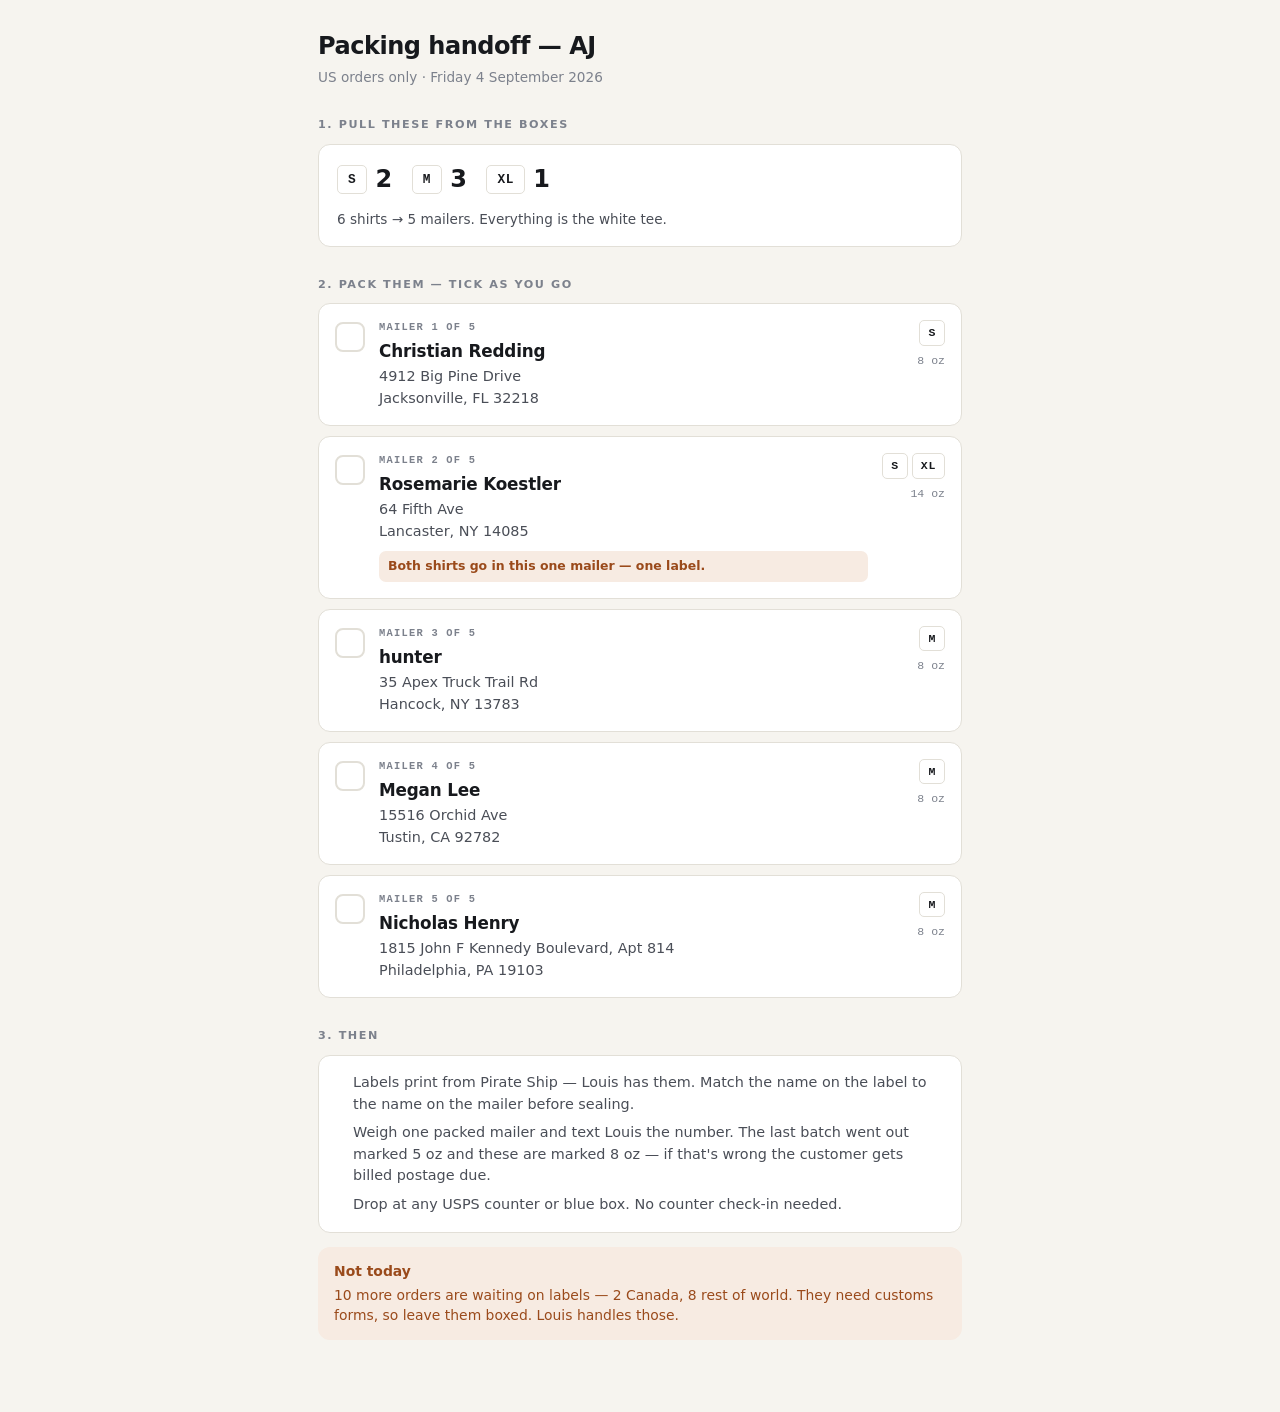
<file: orders/aj-handoff-domestic.html>
<!doctype html>
<html lang="en">
<head>
<meta charset="utf-8">
<meta name="viewport" content="width=device-width, initial-scale=1">
<title>AJ handoff — domestic packing, Friday 4 September 2026</title>
<style>
:root{--ink:#17191D;--ink-2:#4A4E57;--ink-3:#7C818C;--ground:#F6F4EF;--card:#fff;
  --rule:#E2DFD7;--go:#1E6F4A;--go-bg:#E7F1EA;--warn:#9A4A1B;--warn-bg:#F7EBE2}
@media (prefers-color-scheme:dark){:root{--ink:#EFEDE7;--ink-2:#B3B0A8;--ink-3:#7E8189;
  --ground:#131417;--card:#1B1D21;--rule:#2C2F35;--go:#5FC191;--go-bg:#172C22;
  --warn:#E0A277;--warn-bg:#2E211A}}
*{box-sizing:border-box}
body{margin:0;background:var(--ground);color:var(--ink);line-height:1.5;
  font-family:ui-sans-serif,system-ui,-apple-system,"Helvetica Neue",sans-serif;
  -webkit-font-smoothing:antialiased}
.wrap{max-width:680px;margin:0 auto;padding:28px 18px 72px}
h1{font-size:1.5rem;letter-spacing:-.02em;margin:0 0 3px}
.date{color:var(--ink-3);font-size:.85rem;margin:0 0 22px}
h2{font-size:.7rem;letter-spacing:.14em;text-transform:uppercase;color:var(--ink-3);
  margin:30px 0 10px;font-weight:600}
.pick{background:var(--card);border:1px solid var(--rule);border-radius:12px;padding:16px 18px}
.pick ul{list-style:none;margin:0;padding:0;display:flex;gap:20px;flex-wrap:wrap}
.pick li{display:flex;align-items:center;gap:8px}
.pick b{font-size:1.5rem;letter-spacing:-.02em;font-variant-numeric:tabular-nums}
.tot{margin:12px 0 0;font-size:.85rem;color:var(--ink-2)}
.sz{display:inline-block;font-size:.72rem;font-weight:700;letter-spacing:.06em;
  border:1px solid var(--rule);border-radius:5px;padding:3px 8px;
  font-family:ui-monospace,SFMono-Regular,Menlo,monospace}
.sz.big{font-size:.8rem;padding:4px 10px}
ol{list-style:none;margin:0;padding:0}
.card{display:flex;gap:14px;align-items:flex-start;background:var(--card);
  border:1px solid var(--rule);border-radius:12px;padding:16px;margin-bottom:10px;
  break-inside:avoid;page-break-inside:avoid}
.tick{flex:0 0 auto;cursor:pointer;margin-top:2px}
.tick input{position:absolute;opacity:0;width:0;height:0}
.box{display:block;width:30px;height:30px;border:2px solid var(--rule);border-radius:8px}
.tick input:checked + .box{background:var(--go);border-color:var(--go);
  background-image:url("data:image/svg+xml,%3Csvg xmlns='http://www.w3.org/2000/svg' viewBox='0 0 24 24' fill='none' stroke='%23fff' stroke-width='3.5' stroke-linecap='round' stroke-linejoin='round'%3E%3Cpolyline points='20 6 9 17 4 12'/%3E%3C/svg%3E");
  background-size:20px;background-repeat:no-repeat;background-position:center}
.tick input:focus-visible + .box{outline:2px solid var(--go);outline-offset:2px}
.who{flex:1;min-width:0}
.num{font-size:.65rem;letter-spacing:.12em;text-transform:uppercase;color:var(--ink-3);
  margin:0 0 3px;font-weight:600;font-family:ui-monospace,Menlo,monospace}
.name{font-weight:700;font-size:1.05rem;margin:0 0 2px;letter-spacing:-.01em}
address{font-style:normal;color:var(--ink-2);font-size:.9rem}
.note{background:var(--warn-bg);color:var(--warn);font-size:.78rem;font-weight:600;
  border-radius:7px;padding:6px 9px;margin:9px 0 0}
.what{flex:0 0 auto;text-align:right}
.chips{display:flex;gap:4px;justify-content:flex-end;flex-wrap:wrap}
.oz{font-size:.72rem;color:var(--ink-3);margin:6px 0 0;
  font-family:ui-monospace,Menlo,monospace}
.steps{background:var(--card);border:1px solid var(--rule);border-radius:12px;
  padding:16px 18px 16px 34px;margin:0;font-size:.9rem;color:var(--ink-2)}
.steps li{margin-bottom:7px}
.steps li:last-child{margin:0}
.hold{background:var(--warn-bg);color:var(--warn);border-radius:12px;padding:14px 16px;
  font-size:.87rem;margin-top:14px}
.hold b{display:block;margin-bottom:3px}
@media print{
  body{background:#fff}
  .wrap{max-width:none;padding:0}
  .card,.pick,.steps{border-color:#bbb;box-shadow:none}
  .noprint{display:none}
}
</style>
</head>
<body>
<div class="wrap">
  <h1>Packing handoff &mdash; AJ</h1>
  <p class="date">US orders only &middot; Friday 4 September 2026</p>

  <h2>1. Pull these from the boxes</h2>
  <div class="pick">
    <ul><li><span class="sz big">S</span><b>2</b></li><li><span class="sz big">M</span><b>3</b></li><li><span class="sz big">XL</span><b>1</b></li></ul>
    <p class="tot">6 shirts &rarr; 5 mailers. Everything is the white tee.</p>
  </div>

  <h2>2. Pack them &mdash; tick as you go</h2>
  <ol><li class="card">
  <label class="tick"><input type="checkbox"><span class="box"></span></label>
  <div class="who">
    <p class="num">Mailer 1 of 5</p>
    <p class="name">Christian Redding</p>
    <address>4912 Big Pine Drive<br>Jacksonville, FL 32218</address>
    
  </div>
  <div class="what"><div class="chips"><span class="sz">S</span></div><p class="oz">8 oz</p></div>
</li><li class="card">
  <label class="tick"><input type="checkbox"><span class="box"></span></label>
  <div class="who">
    <p class="num">Mailer 2 of 5</p>
    <p class="name">Rosemarie Koestler</p>
    <address>64 Fifth Ave<br>Lancaster, NY 14085</address>
    <p class="note">Both shirts go in <b>this one</b> mailer — one label.</p>
  </div>
  <div class="what"><div class="chips"><span class="sz">S</span><span class="sz">XL</span></div><p class="oz">14 oz</p></div>
</li><li class="card">
  <label class="tick"><input type="checkbox"><span class="box"></span></label>
  <div class="who">
    <p class="num">Mailer 3 of 5</p>
    <p class="name">hunter</p>
    <address>35 Apex Truck Trail Rd<br>Hancock, NY 13783</address>
    
  </div>
  <div class="what"><div class="chips"><span class="sz">M</span></div><p class="oz">8 oz</p></div>
</li><li class="card">
  <label class="tick"><input type="checkbox"><span class="box"></span></label>
  <div class="who">
    <p class="num">Mailer 4 of 5</p>
    <p class="name">Megan Lee</p>
    <address>15516 Orchid Ave<br>Tustin, CA 92782</address>
    
  </div>
  <div class="what"><div class="chips"><span class="sz">M</span></div><p class="oz">8 oz</p></div>
</li><li class="card">
  <label class="tick"><input type="checkbox"><span class="box"></span></label>
  <div class="who">
    <p class="num">Mailer 5 of 5</p>
    <p class="name">Nicholas Henry</p>
    <address>1815 John F Kennedy Boulevard, Apt 814<br>Philadelphia, PA 19103</address>
    
  </div>
  <div class="what"><div class="chips"><span class="sz">M</span></div><p class="oz">8 oz</p></div>
</li></ol>

  <h2>3. Then</h2>
  <ol class="steps">
    <li>Labels print from Pirate Ship &mdash; Louis has them. Match the name on the label to the name on the mailer before sealing.</li>
    <li>Weigh one packed mailer and text Louis the number. The last batch went out marked 5&nbsp;oz and these are marked 8&nbsp;oz &mdash; if that's wrong the customer gets billed postage due.</li>
    <li>Drop at any USPS counter or blue box. No counter check-in needed.</li>
  </ol>

  <div class="hold">
    <b>Not today</b>
    10 more orders are waiting on labels &mdash; 2 Canada, 8 rest of world. They need customs forms, so leave them boxed. Louis handles those.
  </div>
</div>
</body>
</html>
</file>
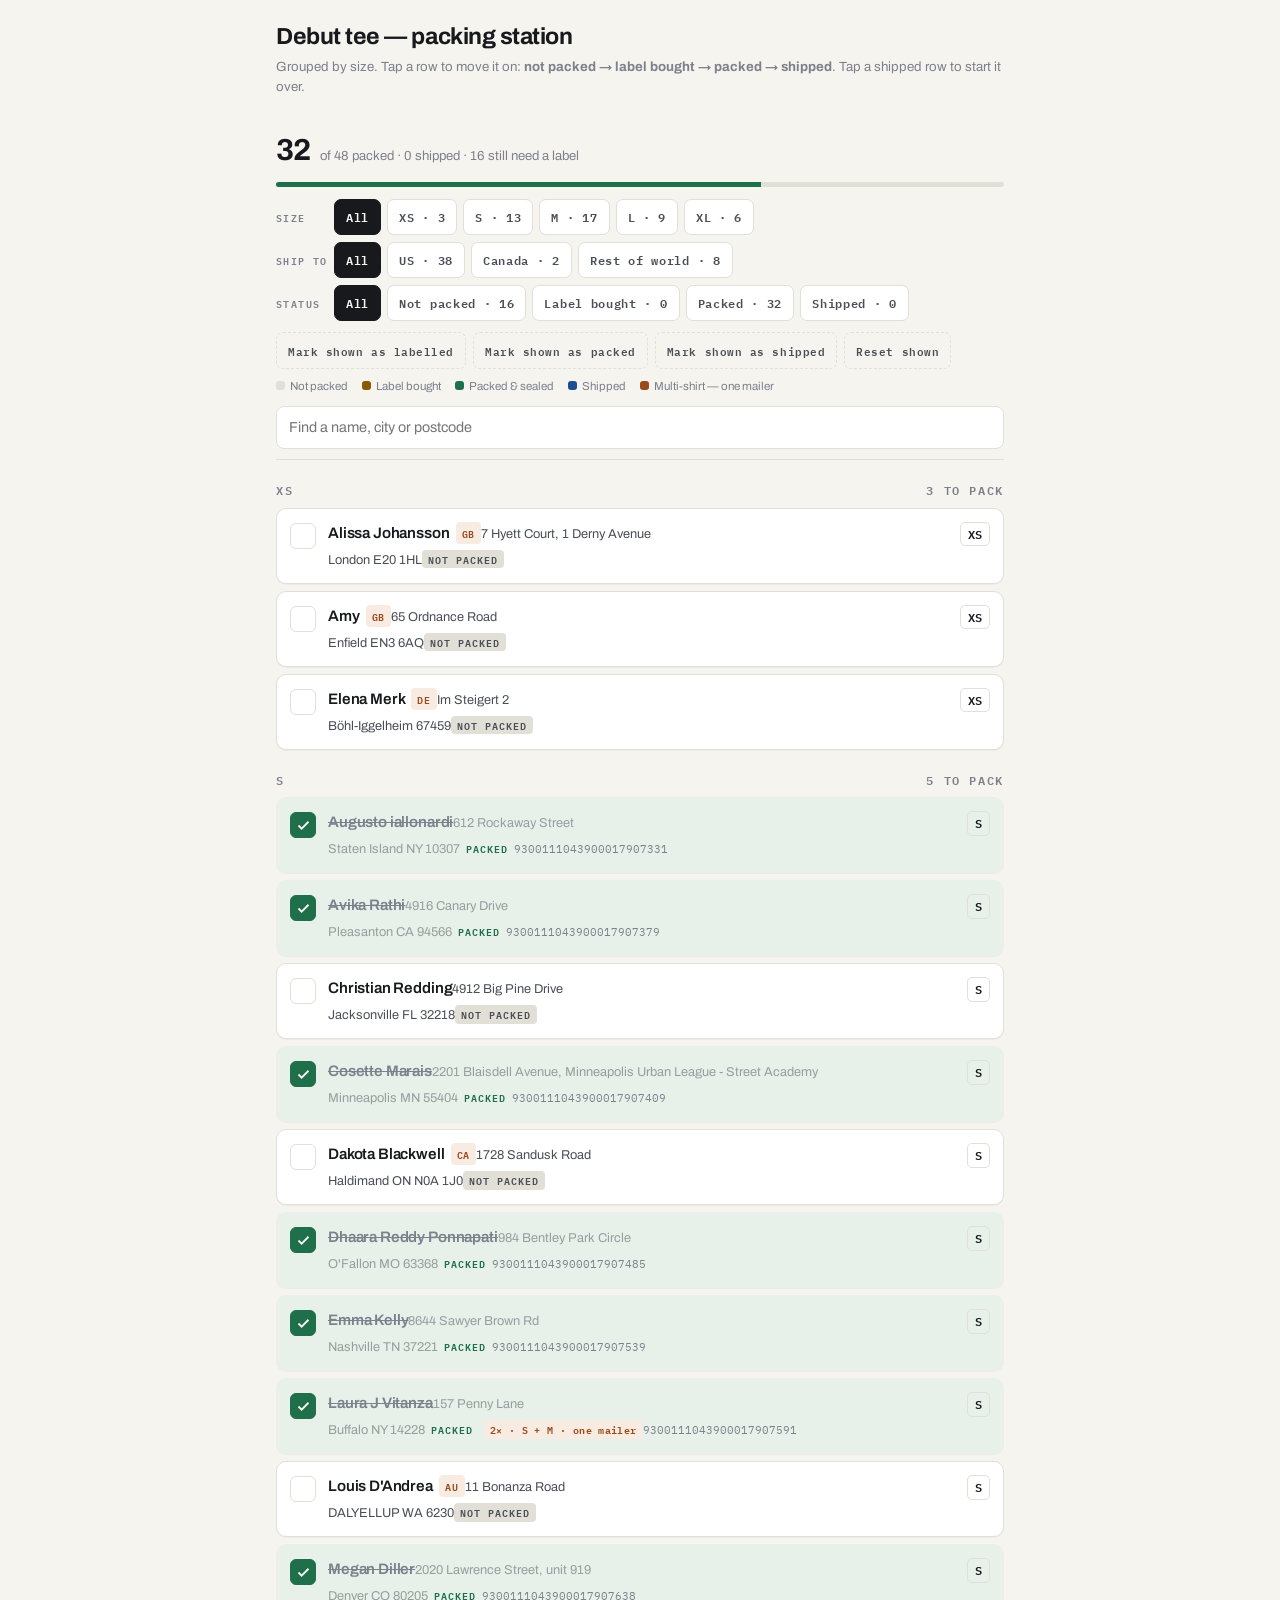
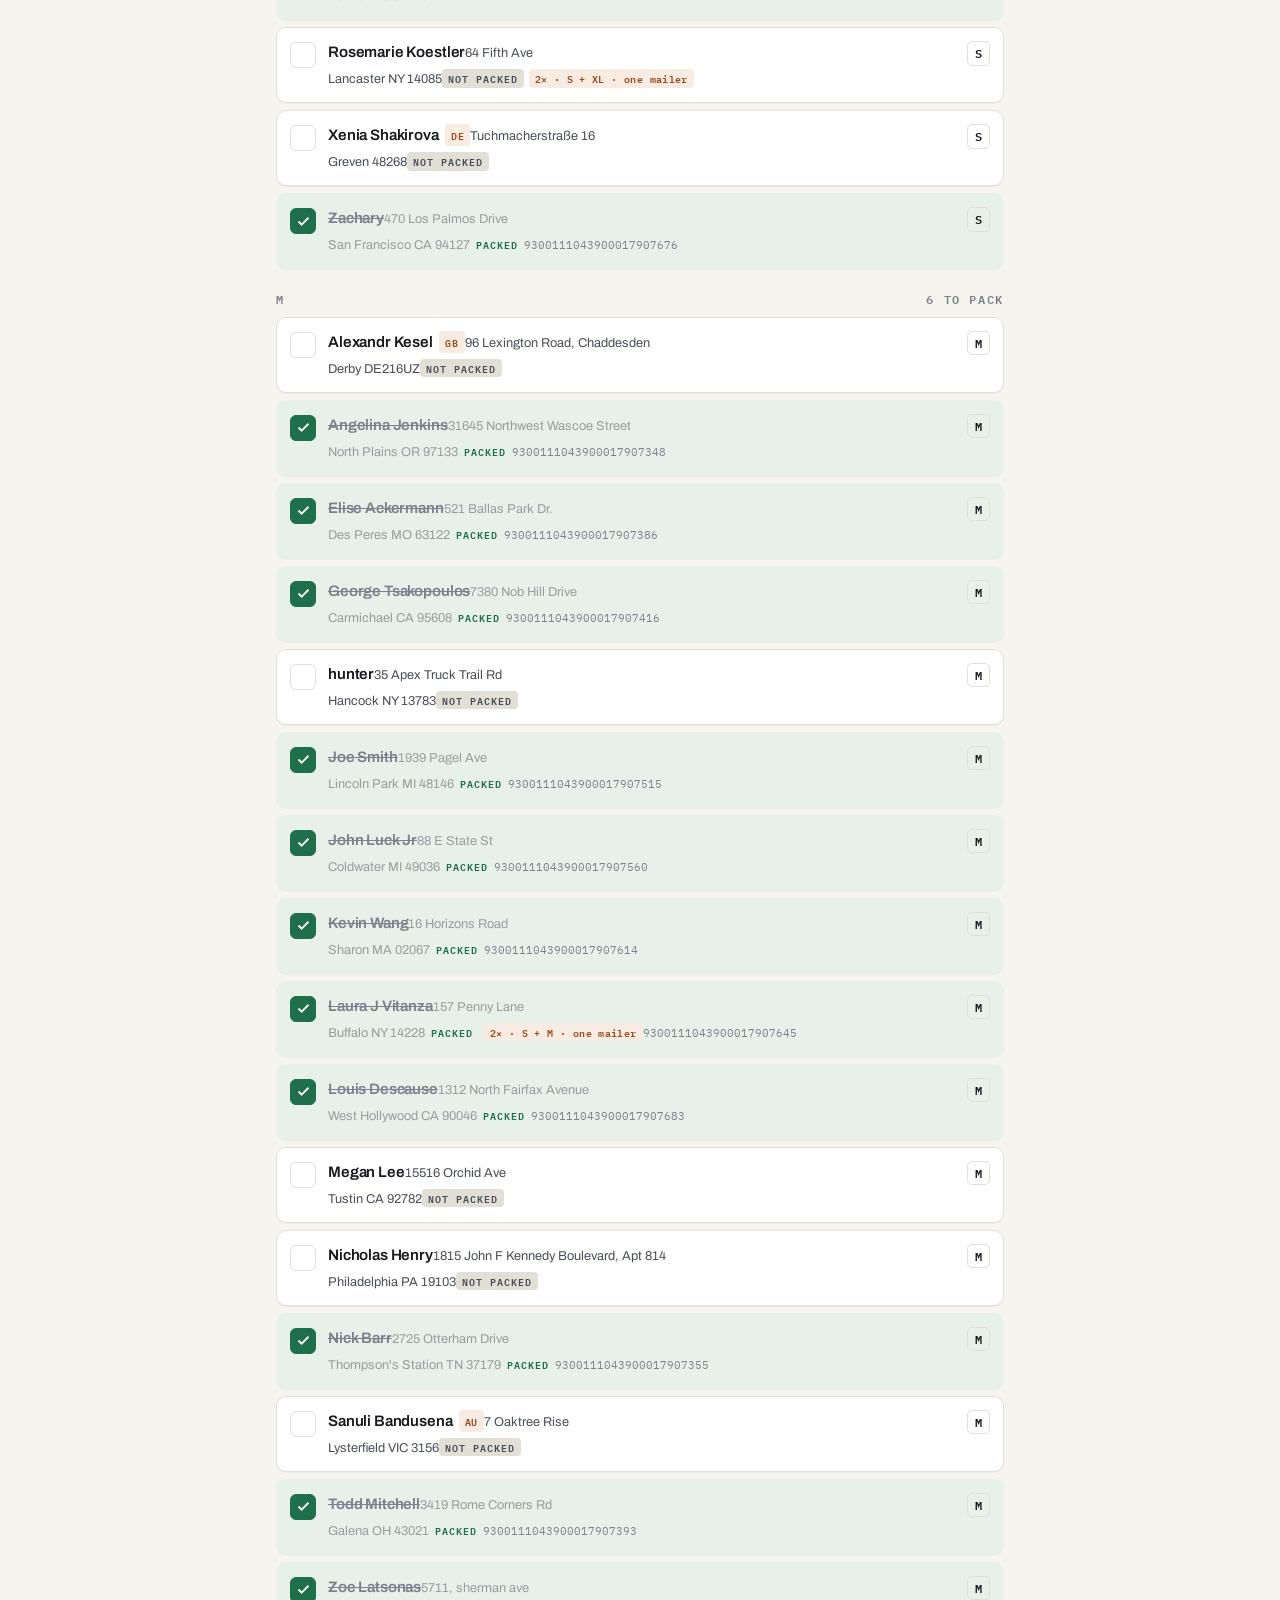
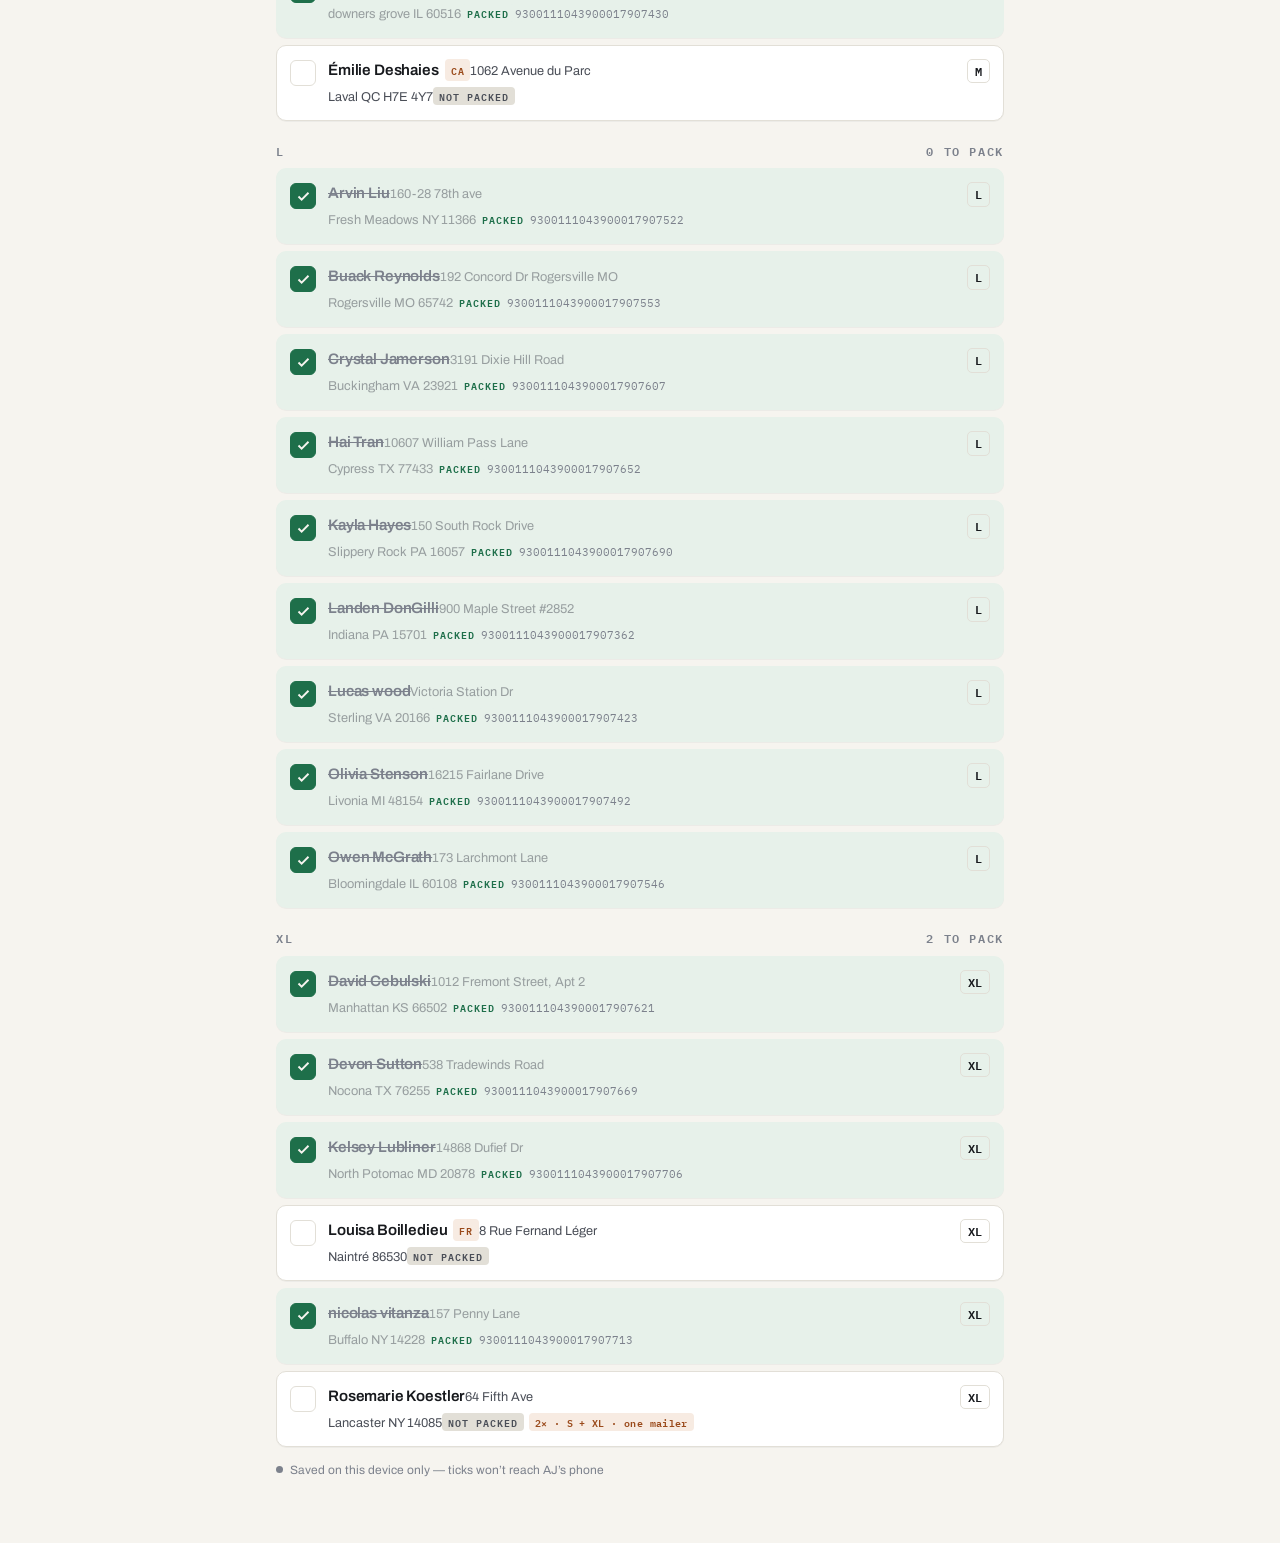
<file: orders/packing-station.html>
<!doctype html>
<html lang="en">
<head>
<meta charset="utf-8">
<meta name="viewport" content="width=device-width, initial-scale=1">
<title>Debut Tee Packing Station</title>
<link rel="preconnect" href="https://fonts.googleapis.com">
<link rel="preconnect" href="https://fonts.gstatic.com" crossorigin>
<link rel="stylesheet" href="https://fonts.googleapis.com/css2?family=Archivo:wght@400;500;600;700&family=IBM+Plex+Mono:wght@400;500;600&display=swap">
<style>
:root{
  --ink:#17191D; --ink-2:#4A4E57; --ink-3:#7C818C;
  --ground:#F6F4EF; --card:#FFFFFF; --rule:#E2DFD7;
  --lab:#8A5A00; --lab-bg:#F6ECD8; --packed:#1E6F4A; --packed-bg:#E7F1EA;
  --ship:#1D4E8F; --ship-bg:#E4ECF7;
  --flag:#9A4A1B; --flag-bg:#F7EBE2;
  --shadow:0 1px 0 rgba(23,25,29,.04);
}
@media (prefers-color-scheme: dark){ :root:not([data-theme="light"]){
  --ink:#EFEDE7; --ink-2:#B3B0A8; --ink-3:#7E8189;
  --ground:#131417; --card:#1B1D21; --rule:#2C2F35;
  --lab:#E5B65C; --lab-bg:#3A2E14; --ship:#7FB0EE; --ship-bg:#152436; --packed:#5FC191; --packed-bg:#172C22;
  --flag:#E0A277; --flag-bg:#2E211A;
  --shadow:none;
}}
:root[data-theme="dark"]{
  --ink:#EFEDE7; --ink-2:#B3B0A8; --ink-3:#7E8189;
  --ground:#131417; --card:#1B1D21; --rule:#2C2F35;
  --lab:#E5B65C; --lab-bg:#3A2E14; --ship:#7FB0EE; --ship-bg:#152436; --packed:#5FC191; --packed-bg:#172C22;
  --flag:#E0A277; --flag-bg:#2E211A;
  --shadow:none;
}
*{box-sizing:border-box}
body{margin:0;background:var(--ground);color:var(--ink);
  font-family:Archivo,system-ui,-apple-system,sans-serif;line-height:1.5;
  -webkit-font-smoothing:antialiased}
.wrap{max-width:760px;margin:0 auto;padding:20px 16px 64px}
.mono{font-family:'IBM Plex Mono',ui-monospace,monospace;font-variant-numeric:tabular-nums}
h1{font-size:1.45rem;font-weight:700;letter-spacing:-.02em;margin:0 0 2px;text-wrap:balance}
.sub{color:var(--ink-3);font-size:.83rem;margin:0 0 18px}
.bar{position:sticky;top:0;z-index:5;background:var(--ground);
  padding:12px 0 10px;border-bottom:1px solid var(--rule);margin-bottom:4px}
.count{display:flex;align-items:baseline;gap:10px;margin-bottom:10px}
.count b{font-size:1.9rem;font-weight:700;letter-spacing:-.03em}
.count span{color:var(--ink-3);font-size:.82rem}
.track{height:5px;background:var(--rule);border-radius:99px;overflow:hidden;margin-bottom:12px}
.fill{height:100%;background:var(--packed);width:0;transition:width .35s ease}
.chips{display:flex;gap:6px;flex-wrap:wrap;align-items:center}
.chips + .chips{margin-top:7px}
.flab{font-family:'IBM Plex Mono',monospace;font-size:.63rem;font-weight:600;letter-spacing:.14em;
  text-transform:uppercase;color:var(--ink-3);width:52px;flex:0 0 auto}
.chip{font-family:'IBM Plex Mono',monospace;font-size:.72rem;font-weight:600;letter-spacing:.06em;
  padding:7px 11px;border:1px solid var(--rule);background:var(--card);color:var(--ink-2);
  border-radius:7px;cursor:pointer;min-height:34px}
.chip[aria-pressed="true"]{background:var(--ink);color:var(--ground);border-color:var(--ink)}
.chip:focus-visible{outline:2px solid var(--packed);outline-offset:2px}
input[type=search]{width:100%;margin-top:10px;padding:10px 12px;font:inherit;font-size:.9rem;
  background:var(--card);color:var(--ink);border:1px solid var(--rule);border-radius:8px;min-height:42px}
input[type=search]:focus-visible{outline:2px solid var(--packed);outline-offset:1px}
.grp{margin-top:22px}
.grp h2{font-family:'IBM Plex Mono',monospace;font-size:.73rem;font-weight:600;letter-spacing:.14em;
  text-transform:uppercase;color:var(--ink-3);margin:0 0 8px;display:flex;justify-content:space-between}
.row{display:flex;gap:12px;align-items:flex-start;width:100%;text-align:left;
  background:var(--card);border:1px solid var(--rule);border-radius:10px;
  padding:12px 13px;margin-bottom:7px;cursor:pointer;color:inherit;font:inherit;
  box-shadow:var(--shadow);min-height:60px}
.row:focus-visible{outline:2px solid var(--packed);outline-offset:2px}
.box{flex:0 0 auto;width:26px;height:26px;border:1.5px solid var(--rule);border-radius:6px;
  display:grid;place-items:center;margin-top:2px}
.box svg{width:15px;height:15px;stroke:var(--ground);stroke-width:3;fill:none;opacity:0}
.row[data-stage="label"]{border-color:var(--lab)}
.row[data-stage="label"] .box{background:var(--lab);border-color:var(--lab)}
.row[data-stage="label"] .box svg{opacity:1}
.row[data-stage="packed"]{background:var(--packed-bg);border-color:transparent}
.row[data-stage="packed"] .box{background:var(--packed);border-color:var(--packed)}
.row[data-stage="packed"] .box svg{opacity:1}
.row[data-stage="packed"] .nm{text-decoration:line-through;color:var(--ink-3)}
.row[data-stage="packed"] .ad{opacity:.5}
.row[data-stage="shipped"]{background:var(--ship-bg);border-color:transparent}
.row[data-stage="shipped"] .box{background:var(--ship);border-color:var(--ship)}
.row[data-stage="shipped"] .box svg{opacity:1}
.row[data-stage="shipped"] .nm{text-decoration:line-through;color:var(--ink-3)}
.row[data-stage="shipped"] .ad{opacity:.5}
.stg{font-family:'IBM Plex Mono',monospace;font-size:.6rem;font-weight:600;letter-spacing:.1em;
  text-transform:uppercase;padding:2px 6px;border-radius:4px;margin-top:5px;display:inline-block}
.stg + .stg{margin-left:5px}
.stg.todo{background:var(--rule);color:var(--ink-2)}
.stg.label{background:var(--lab-bg);color:var(--lab)}
.stg.packed{background:var(--packed-bg);color:var(--packed)}
.stg.shipped{background:var(--ship-bg);color:var(--ship)}
.stg.combo{background:var(--flag-bg);color:var(--flag);text-transform:none;letter-spacing:.04em}
.trk{font-family:'IBM Plex Mono',monospace;font-size:.68rem;color:var(--ink-3);margin-top:3px;
  word-break:break-all}
.bulk{display:flex;gap:7px;flex-wrap:wrap;margin-top:11px}
.bulk button{font-family:'IBM Plex Mono',monospace;font-size:.68rem;font-weight:600;letter-spacing:.05em;
  padding:8px 11px;border:1px dashed var(--rule);background:transparent;color:var(--ink-2);
  border-radius:7px;cursor:pointer;min-height:34px}
.bulk button:hover{border-style:solid;color:var(--ink)}
.bulk button:focus-visible{outline:2px solid var(--packed);outline-offset:2px}
.legend{display:flex;gap:14px;font-size:.72rem;color:var(--ink-3);margin-top:9px;flex-wrap:wrap}
.legend i{width:9px;height:9px;border-radius:3px;display:inline-block;margin-right:5px}
.body{min-width:0;flex:1}
.nm{font-weight:600;font-size:.95rem;letter-spacing:-.01em}
.ad{color:var(--ink-2);font-size:.8rem;margin-top:2px;word-wrap:break-word}
.sz{font-family:'IBM Plex Mono',monospace;font-size:.78rem;font-weight:600;
  border:1px solid var(--rule);border-radius:5px;padding:2px 7px;flex:0 0 auto;margin-top:1px}
.intl{font-family:'IBM Plex Mono',monospace;font-size:.63rem;font-weight:600;letter-spacing:.08em;
  background:var(--flag-bg);color:var(--flag);border-radius:4px;padding:2px 6px;margin-left:6px}
.sync{display:flex;align-items:center;gap:7px;font-size:.75rem;color:var(--ink-3);margin-top:14px}
.dot{width:7px;height:7px;border-radius:99px;background:var(--ink-3);flex:0 0 auto}
.dot.on{background:var(--packed)}
.empty{color:var(--ink-3);font-size:.85rem;padding:28px 0;text-align:center}
.done{background:var(--packed-bg);border-radius:10px;padding:16px;margin-top:20px;
  color:var(--packed);font-weight:600;text-align:center;display:none}
@media (prefers-reduced-motion: reduce){*{transition:none!important}}
</style>
</head>
<body>
<div class="wrap">
  <h1>Debut tee &mdash; packing station</h1>
  <p class="sub">Grouped by size. Tap a row to move it on: <b>not&nbsp;packed &rarr; label&nbsp;bought &rarr; packed &rarr; shipped</b>. Tap a shipped row to start it over.</p>

  <div class="bar">
    <div class="count"><b id="n">0</b><span id="of">counting&hellip;</span></div>
    <div class="track"><div class="fill" id="fill"></div></div>
    <div class="chips" id="chips"></div>
    <div class="chips" id="dchips"></div>
    <div class="chips" id="schips"></div>
    <div class="bulk" id="bulk"></div>
    <div class="legend">
      <span><i style="background:var(--rule)"></i>Not packed</span>
      <span><i style="background:var(--lab)"></i>Label bought</span>
      <span><i style="background:var(--packed)"></i>Packed &amp; sealed</span>
      <span><i style="background:var(--ship)"></i>Shipped</span>
      <span><i style="background:var(--flag)"></i>Multi-shirt &mdash; one mailer</span>
    </div>
    <input type="search" id="q" placeholder="Find a name, city or postcode" aria-label="Search orders">
  </div>

  <div id="list"></div>
  <div class="done" id="done">All packed.</div>
  <div class="sync"><span class="dot" id="dot"></span><span id="syncmsg">Connecting&hellip;</span></div>
</div>

<script>
const ORDERS = [{"id": "ch_3UAdbPPm4xIdAJHV0XHHlPMo", "size": "XS", "name": "Alissa Johansson", "addr": "7 Hyett Court, 1 Derny Avenue", "city": "London", "region": "", "zip": "E20 1HL", "country": "GB", "email": "alissajo09@gmail.com", "paid": "85.00"}, {"id": "pi_3UBlR0Pm4xIdAJHV1fYr6Q8b", "size": "XS", "name": "Amy", "addr": "65 Ordnance Road", "city": "Enfield", "region": "", "zip": "EN3 6AQ", "country": "GB", "email": "Amylewington68@gmail.com", "paid": "85.00"}, {"id": "ch_3UAqo0Pm4xIdAJHV1aNeKZBe", "size": "XS", "name": "Elena Merk", "addr": "Im Steigert 2", "city": "Böhl-Iggelheim", "region": "", "zip": "67459", "country": "DE", "email": "elenamerk2002@gmail.com", "paid": "85.00"}, {"id": "py_3UAtmsPm4xIdAJHV16CtBXv7", "size": "S", "name": "Augusto iallonardi", "addr": "612 Rockaway Street", "city": "Staten Island", "region": "NY", "zip": "10307", "country": "US", "email": "iallonardi2@aol.com", "paid": "56.00", "tracking": "9300111043900017907331", "packed": true}, {"id": "ch_3UAef6Pm4xIdAJHV0tQEAMZx", "size": "S", "name": "Avika Rathi", "addr": "4916 Canary Drive", "city": "Pleasanton", "region": "CA", "zip": "94566", "country": "US", "email": "avikar2026@gmail.com", "paid": "56.00", "tracking": "9300111043900017907379", "packed": true}, {"id": "pi_3UB1SyPm4xIdAJHV0QvJdGxe", "size": "S", "name": "Christian Redding", "addr": "4912 Big Pine Drive", "city": "Jacksonville", "region": "FL", "zip": "32218", "country": "US", "email": "christianredd03@icloud.com", "paid": "56.00"}, {"id": "ch_3UAhiYPm4xIdAJHV0PGRLqqr", "size": "S", "name": "Cosette Marais", "addr": "2201 Blaisdell Avenue, Minneapolis Urban League - Street Academy", "city": "Minneapolis", "region": "MN", "zip": "55404", "country": "US", "email": "cosette.marais@outlook.com", "paid": "56.00", "tracking": "9300111043900017907409", "packed": true}, {"id": "pi_3UBDbOPm4xIdAJHV0nVAfvU7", "size": "S", "name": "Dakota Blackwell", "addr": "1728 Sandusk Road", "city": "Haldimand", "region": "ON", "zip": "N0A 1J0", "country": "CA", "email": "dakota.blackwell135@gmail.com", "paid": "72.00"}, {"id": "ch_3UAeuuPm4xIdAJHV1J9qY69p", "size": "S", "name": "Dhaara Reddy Ponnapati", "addr": "984 Bentley Park Circle", "city": "O'Fallon", "region": "MO", "zip": "63368", "country": "US", "email": "drponnapati@gmail.com", "paid": "56.00", "tracking": "9300111043900017907485", "packed": true}, {"id": "py_3UAjJXPm4xIdAJHV1oHBTlOI", "size": "S", "name": "Emma Kelly", "addr": "8644 Sawyer Brown Rd", "city": "Nashville", "region": "TN", "zip": "37221", "country": "US", "email": "emma.s.kelly2005@gmail.com", "paid": "56.00", "tracking": "9300111043900017907539", "packed": true}, {"id": "py_3UAdajPm4xIdAJHV10KOpSIB", "size": "S", "name": "Laura J Vitanza", "addr": "157 Penny Lane", "city": "Buffalo", "region": "NY", "zip": "14228", "country": "US", "email": "ljvitanza@gmail.com", "paid": "56.00", "tracking": "9300111043900017907591", "packed": true}, {"id": "ch_3UAjp5Pm4xIdAJHV1TiDVIMW", "size": "S", "name": "Louis D'Andrea", "addr": "11 Bonanza Road", "city": "DALYELLUP", "region": "WA", "zip": "6230", "country": "AU", "email": "dandrealouis90@gmail.com", "paid": "85.00"}, {"id": "ch_3UAdaDPm4xIdAJHV13AmVUVb", "size": "S", "name": "Megan Diller", "addr": "2020 Lawrence Street, unit 919", "city": "Denver", "region": "CO", "zip": "80205", "country": "US", "email": "megansoyoungdiller@gmail.com", "paid": "56.00", "tracking": "9300111043900017907638", "packed": true}, {"id": "pi_3UBF9SPm4xIdAJHV1iS9dBtU", "size": "S", "name": "Rosemarie Koestler", "addr": "64 Fifth Ave", "city": "Lancaster", "region": "NY", "zip": "14085", "country": "US", "email": "roseaturton@gmail.com", "paid": "56.00"}, {"id": "ch_3UAjKLPm4xIdAJHV0uM3gLKs", "size": "S", "name": "Xenia Shakirova", "addr": "Tuchmacherstraße 16", "city": "Greven", "region": "", "zip": "48268", "country": "DE", "email": "xesia2005@gmail.com", "paid": "85.00"}, {"id": "ch_3UAlX2Pm4xIdAJHV0i9QWRbZ", "size": "S", "name": "Zachary", "addr": "470 Los Palmos Drive", "city": "San Francisco", "region": "CA", "zip": "94127", "country": "US", "email": "nguyzachary0322@gmail.com", "paid": "56.00", "tracking": "9300111043900017907676", "packed": true}, {"id": "ch_3UAkvTPm4xIdAJHV14hA9H3b", "size": "M", "name": "Alexandr Kesel", "addr": "96 Lexington Road, Chaddesden", "city": "Derby", "region": "", "zip": "DE216UZ", "country": "GB", "email": "alexandrkesel2005@gmail.com", "paid": "85.00"}, {"id": "ch_3UAjoKPm4xIdAJHV1euNXAiF", "size": "M", "name": "Angelina Jenkins", "addr": "31645 Northwest Wascoe Street", "city": "North Plains", "region": "OR", "zip": "97133", "country": "US", "email": "angelina.b.jenkins@gmail.com", "paid": "56.00", "tracking": "9300111043900017907348", "packed": true}, {"id": "ch_3UAjHdPm4xIdAJHV1FRLm87U", "size": "M", "name": "Elise Ackermann", "addr": "521 Ballas Park Dr.", "city": "Des Peres", "region": "MO", "zip": "63122", "country": "US", "email": "eeackermann@yahoo.com", "paid": "56.00", "tracking": "9300111043900017907386", "packed": true}, {"id": "ch_3UAjGFPm4xIdAJHV1NL0pOkU", "size": "M", "name": "George Tsakopoulos", "addr": "7380 Nob Hill Drive", "city": "Carmichael", "region": "CA", "zip": "95608", "country": "US", "email": "gtsak32@gmail.com", "paid": "56.00", "tracking": "9300111043900017907416", "packed": true}, {"id": "pi_3UAxpEPm4xIdAJHV0fajPjJZ", "size": "M", "name": "hunter", "addr": "35 Apex Truck Trail Rd", "city": "Hancock", "region": "NY", "zip": "13783", "country": "US", "email": "oddohunter3@gmail.com", "paid": "56.00"}, {"id": "ch_3UApUpPm4xIdAJHV1VydhRAJ", "size": "M", "name": "Joe Smith", "addr": "1939 Pagel Ave", "city": "Lincoln Park", "region": "MI", "zip": "48146", "country": "US", "email": "joscarsmi2014@gmail.com", "paid": "56.00", "tracking": "9300111043900017907515", "packed": true}, {"id": "py_3UAjHePm4xIdAJHV0leqNuTX", "size": "M", "name": "John Luck Jr", "addr": "88 E State St", "city": "Coldwater", "region": "MI", "zip": "49036", "country": "US", "email": "lucktrenton@gmail.com", "paid": "56.00", "tracking": "9300111043900017907560", "packed": true}, {"id": "ch_3UAe9HPm4xIdAJHV1tJAVaRN", "size": "M", "name": "Kevin Wang", "addr": "16 Horizons Road", "city": "Sharon", "region": "MA", "zip": "02067", "country": "US", "email": "kevinyfwang5858@gmail.com", "paid": "56.00", "tracking": "9300111043900017907614", "packed": true}, {"id": "py_3UAdbbPm4xIdAJHV0vuJh6NN", "size": "M", "name": "Laura J Vitanza", "addr": "157 Penny Lane", "city": "Buffalo", "region": "NY", "zip": "14228", "country": "US", "email": "ljvitanza@gmail.com", "paid": "56.00", "tracking": "9300111043900017907645", "packed": true}, {"id": "py_3UAdL2Pm4xIdAJHV0a9keUtO", "size": "M", "name": "Louis Descause", "addr": "1312 North Fairfax Avenue", "city": "West Hollywood", "region": "CA", "zip": "90046", "country": "US", "email": "ldescause@gmail.com", "paid": "56.00", "tracking": "9300111043900017907683", "packed": true}, {"id": "pi_3UBJnMPm4xIdAJHV1kuz34Vd", "size": "M", "name": "Megan Lee", "addr": "15516 Orchid Ave", "city": "Tustin", "region": "CA", "zip": "92782", "country": "US", "email": "meganhavilee@gmail.com", "paid": "56.00"}, {"id": "pi_3UBHO1Pm4xIdAJHV1oTnt4cJ", "size": "M", "name": "Nicholas Henry", "addr": "1815 John F Kennedy Boulevard, Apt 814", "city": "Philadelphia", "region": "PA", "zip": "19103", "country": "US", "email": "nickhenry1028@gmail.com", "paid": "56.00"}, {"id": "py_3UAlnzPm4xIdAJHV0POKb8nb", "size": "M", "name": "Nick Barr", "addr": "2725 Otterham Drive", "city": "Thompson's Station", "region": "TN", "zip": "37179", "country": "US", "email": "nickbarrbusiness@gmail.com", "paid": "56.00", "tracking": "9300111043900017907355", "packed": true}, {"id": "py_3UAhrJPm4xIdAJHV103aXAhi", "size": "M", "name": "Sanuli Bandusena", "addr": "7 Oaktree Rise", "city": "Lysterfield", "region": "VIC", "zip": "3156", "country": "AU", "email": "saniligb@gmail.com", "paid": "85.00"}, {"id": "py_3UAeDSPm4xIdAJHV0TCgPtFR", "size": "M", "name": "Todd Mitchell", "addr": "3419 Rome Corners Rd", "city": "Galena", "region": "OH", "zip": "43021", "country": "US", "email": "mitchellts@mac.com", "paid": "56.00", "tracking": "9300111043900017907393", "packed": true}, {"id": "ch_3UAdbVPm4xIdAJHV0Zl5mxCc", "size": "M", "name": "Zoe Latsonas", "addr": "5711, sherman ave", "city": "downers grove", "region": "IL", "zip": "60516", "country": "US", "email": "zlatsonas@gmail.com", "paid": "56.00", "tracking": "9300111043900017907430", "packed": true}, {"id": "ch_3UAdcLPm4xIdAJHV0XNAYDl6", "size": "M", "name": "Émilie Deshaies", "addr": "1062 Avenue du Parc", "city": "Laval", "region": "QC", "zip": "H7E 4Y7", "country": "CA", "email": "edeshaies.27@gmail.com", "paid": "72.00"}, {"id": "ch_3UAdYJPm4xIdAJHV1UzbsfDD", "size": "L", "name": "Arvin Liu", "addr": "160-28 78th ave", "city": "Fresh Meadows", "region": "NY", "zip": "11366", "country": "US", "email": "arvinl0710@gmail.com", "paid": "56.00", "tracking": "9300111043900017907522", "packed": true}, {"id": "ch_3UAjmMPm4xIdAJHV1aRRrALO", "size": "L", "name": "Buack Reynolds", "addr": "192 Concord Dr Rogersville MO", "city": "Rogersville", "region": "MO", "zip": "65742", "country": "US", "email": "coolbuack@gmail.com", "paid": "56.00", "tracking": "9300111043900017907553", "packed": true}, {"id": "py_3UAg5kPm4xIdAJHV0AG37lMq", "size": "L", "name": "Crystal Jamerson", "addr": "3191 Dixie Hill Road", "city": "Buckingham", "region": "VA", "zip": "23921", "country": "US", "email": "jamersonz@aol.com", "paid": "56.00", "tracking": "9300111043900017907607", "packed": true}, {"id": "ch_3UAdZkPm4xIdAJHV1iI7QEhP", "size": "L", "name": "Hai Tran", "addr": "10607 William Pass Lane", "city": "Cypress", "region": "TX", "zip": "77433", "country": "US", "email": "haitran24109@gmail.com", "paid": "56.00", "tracking": "9300111043900017907652", "packed": true}, {"id": "py_3UAeEPPm4xIdAJHV0xQxQkmO", "size": "L", "name": "Kayla Hayes", "addr": "150 South Rock Drive", "city": "Slippery Rock", "region": "PA", "zip": "16057", "country": "US", "email": "kaylahayes07@icloud.com", "paid": "56.00", "tracking": "9300111043900017907690", "packed": true}, {"id": "ch_3UAe1JPm4xIdAJHV1MLYKtjk", "size": "L", "name": "Landen DonGilli", "addr": "900 Maple Street #2852", "city": "Indiana", "region": "PA", "zip": "15701", "country": "US", "email": "dongillilanden@gmail.com", "paid": "56.00", "tracking": "9300111043900017907362", "packed": true}, {"id": "py_3UAjKhPm4xIdAJHV1LXckUId", "size": "L", "name": "Lucas wood", "addr": "Victoria Station Dr", "city": "Sterling", "region": "VA", "zip": "20166", "country": "US", "email": "lucaswood05.08@gmail.com", "paid": "56.00", "tracking": "9300111043900017907423", "packed": true}, {"id": "ch_3UAq8qPm4xIdAJHV1k2Lrk5u", "size": "L", "name": "Olivia Stenson", "addr": "16215 Fairlane Drive", "city": "Livonia", "region": "MI", "zip": "48154", "country": "US", "email": "ogstenson@gmail.com", "paid": "56.00", "tracking": "9300111043900017907492", "packed": true}, {"id": "py_3UAdv5Pm4xIdAJHV0vUbDRPb", "size": "L", "name": "Owen McGrath", "addr": "173 Larchmont Lane", "city": "Bloomingdale", "region": "IL", "zip": "60108", "country": "US", "email": "mcgrath.owen05@gmail.com", "paid": "56.00", "tracking": "9300111043900017907546", "packed": true}, {"id": "ch_3UAtT7Pm4xIdAJHV1W7FzrqO", "size": "XL", "name": "David Cebulski", "addr": "1012 Fremont Street, Apt 2", "city": "Manhattan", "region": "KS", "zip": "66502", "country": "US", "email": "davidrc123@yahoo.com", "paid": "56.00", "tracking": "9300111043900017907621", "packed": true}, {"id": "py_3UAdXvPm4xIdAJHV1l9BWFWF", "size": "XL", "name": "Devon Sutton", "addr": "538 Tradewinds Road", "city": "Nocona", "region": "TX", "zip": "76255", "country": "US", "email": "devonaters@gmail.com", "paid": "56.00", "tracking": "9300111043900017907669", "packed": true}, {"id": "ch_3UAiYgPm4xIdAJHV1WgB8GCH", "size": "XL", "name": "Kelsey Lubliner", "addr": "14868 Dufief Dr", "city": "North Potomac", "region": "MD", "zip": "20878", "country": "US", "email": "kelseylubliner2004@gmail.com", "paid": "56.00", "tracking": "9300111043900017907706", "packed": true}, {"id": "ch_3UAeIvPm4xIdAJHV0emXwMZW", "size": "XL", "name": "Louisa Boilledieu", "addr": "8 Rue Fernand Léger", "city": "Naintré", "region": "", "zip": "86530", "country": "FR", "email": "louisaboilledieu@gmail.com", "paid": "85.00"}, {"id": "ch_3UAdbdPm4xIdAJHV07Gbsg56", "size": "XL", "name": "nicolas vitanza", "addr": "157 Penny Lane", "city": "Buffalo", "region": "NY", "zip": "14228", "country": "US", "email": "vitanzanick@gmail.com", "paid": "56.00", "tracking": "9300111043900017907713", "packed": true}, {"id": "pi_3UBFAlPm4xIdAJHV0IrHVRZc", "size": "XL", "name": "Rosemarie Koestler", "addr": "64 Fifth Ave", "city": "Lancaster", "region": "NY", "zip": "14085", "country": "US", "email": "roseaturton@gmail.com", "paid": "56.00"}];
const SIZES = ['XS','S','M','L','XL'];
let stage = {}, tracking = {}, filter = 'ALL', dest = 'ALL', st8 = 'ALL', q = '';

// The four stages an order moves through, in order.
// 'todo' is an explicit "cleared" marker rather than the absence of one: a packed
// batch is baked into ORDERS as packed:true, so merely deleting the local override
// would fall straight back to packed and the row could never be un-ticked.
const STAGES = ['todo','label','packed','shipped'];
const STAGE_TEXT = { todo:'not packed', label:'label bought', packed:'packed', shipped:'shipped' };
const NEXT = { undefined:'label', todo:'label', label:'packed', packed:'shipped', shipped:'todo' };
// Anything from here on counts as off the packing bench.
function isDone(s){ return s === 'packed' || s === 'shipped'; }

// Destination buckets mirror the three Stripe shipping rates, which is also
// how the label batches split: US domestic, Canada, and everywhere else.
function bucket(o){ return o.country === 'US' ? 'US' : (o.country === 'CA' ? 'CA' : 'INTL'); }
let db = null, useLocal = false;
const LS = 'ajv-packed-v1';

const el = id => document.getElementById(id);
const esc = s => String(s == null ? '' : s).replace(/[&<>"]/g, c => ({'&':'&amp;','<':'&lt;','>':'&gt;','"':'&quot;'}[c]));

function loadLocal(){ try { return JSON.parse(localStorage.getItem(LS) || '{}'); } catch(e){ return {}; } }
function saveLocal(){ try { localStorage.setItem(LS, JSON.stringify(stage)); } catch(e){} }

function matchesDest(o){ return dest === 'ALL' || bucket(o) === dest; }

// Where an order sits before anyone taps it. Baked into the data so a finished
// batch survives a cleared browser and shows the same on AJ's device as mine:
//   packed:true   -> shipped batch, done
//   tracking only -> label bought, still to pack
function baseStage(o){ return o.packed ? 'packed' : (o.tracking ? 'label' : undefined); }

// Someone who bought two sizes gets ONE label and ONE mailer, but still shows up
// under each size so the picking piles stay right. These group them so every row
// can say "2x - S + XL" and nobody ships the same person two envelopes.
const comboKey = o => [o.name, o.addr, o.zip].map(s => String(s||'').trim().toLowerCase()).join('|');
const COMBOS = {};
ORDERS.forEach(o => { (COMBOS[comboKey(o)] = COMBOS[comboKey(o)] || []).push(o); });
function mates(o){ return COMBOS[comboKey(o)] || [o]; }
function comboLabel(o){
  const m = mates(o);
  if (m.length < 2) return '';
  const sizes = SIZES.filter(s => m.some(x => x.size === s))
                     .map(s => { const n = m.filter(x => x.size === s).length;
                                 return n > 1 ? n + '× ' + s : s; });
  return m.length + '× · ' + sizes.join(' + ') + ' · one mailer';
}
function stageOf(o){ const s = stage[o.id] || baseStage(o); return s === 'todo' ? undefined : s; }

function matches(o){
  if (filter !== 'ALL' && o.size !== filter) return false;
  if (dest !== 'ALL' && bucket(o) !== dest) return false;
  if (st8 !== 'ALL' && (stageOf(o) || 'todo') !== st8) return false;
  if (!q) return true;
  const hay = (o.name+' '+o.city+' '+o.zip+' '+o.region+' '+o.country+' '+o.email).toLowerCase();
  return hay.includes(q);
}

function render(){
  // Progress follows the current filter so "US only" shows US progress.
  const scoped = ORDERS.filter(matchesDest);
  const done = scoped.filter(o => isDone(stageOf(o))).length;
  const ship = scoped.filter(o => stageOf(o) === 'shipped').length;
  const lab  = scoped.filter(o => stageOf(o)).length;
  const todo = scoped.length - lab;
  el('n').textContent = done;
  el('of').textContent = 'of ' + scoped.length + ' packed · ' + ship + ' shipped · '
    + (todo ? todo + ' still need a label' : 'all labelled')
    + (dest === 'ALL' ? '' : dest === 'US' ? ' — domestic' : dest === 'CA' ? ' — Canada' : ' — rest of world');
  el('fill').style.width = scoped.length ? (100 * done / scoped.length) + '%' : '0';
  el('done').style.display = (scoped.length && done === scoped.length) ? 'block' : 'none';
  el('done').textContent = 'All ' + scoped.length + ' packed.';

  const list = el('list');
  list.innerHTML = '';
  let shown = 0;
  SIZES.forEach(sz => {
    const items = ORDERS.filter(o => o.size === sz && matches(o));
    if (!items.length) return;
    shown += items.length;
    const left = items.filter(o => !isDone(stageOf(o))).length;
    const g = document.createElement('div');
    g.className = 'grp';
    const scope = dest === 'US' ? ' · US' : dest === 'CA' ? ' · Canada'
                : dest === 'INTL' ? ' · intl' : '';
    g.innerHTML = '<h2><span>' + sz + scope + '</span><span>' + left + ' to pack</span></h2>';
    items.forEach(o => {
      const b = document.createElement('button');
      b.className = 'row';
      b.type = 'button';
      const st = stageOf(o);
      b.dataset.stage = st || 'todo';
      const stTxt = STAGE_TEXT[st || 'todo'];
      const combo = comboLabel(o);
      b.setAttribute('aria-label', o.name + ' — ' + o.size + ' — ' + stTxt +
        (combo ? ' — ' + combo.replace(/·/g, ',') : ''));
      const where = [o.city, o.region, o.zip].filter(Boolean).join(' ');
      b.innerHTML =
        '<span class="box"><svg viewBox="0 0 24 24" aria-hidden="true"><polyline points="20 6 9 17 4 12"/></svg></span>' +
        '<span class="body"><span class="nm">' + esc(o.name) +
        (o.country !== 'US' ? '<span class="intl">' + esc(o.country) + '</span>' : '') +
        '</span><span class="ad">' + esc(o.addr) + '<br>' + esc(where) + '</span>' +
        '<span class="stg ' + (st || 'todo') + '">' + stTxt + '</span>' +
        (combo ? '<span class="stg combo">' + esc(combo) + '</span>' : '') +
        ((o.tracking || tracking[o.id]) ? '<span class="trk">' + esc(o.tracking || tracking[o.id]) + '</span>' : '') +
        '</span>' +
        '<span class="sz mono">' + esc(o.size) + '</span>';
      b.addEventListener('click', () => toggle(o.id));
      g.appendChild(b);
    });
    list.appendChild(g);
  });
  if (!shown){
    const e = document.createElement('p');
    e.className = 'empty';
    e.textContent = 'Nothing matches that.';
    list.appendChild(e);
  }
  refreshChips();
}

function setStage(id, next){
  if (next) stage[id] = next; else delete stage[id];
  render();
  if (db){
    const d = db.doc('packed/' + id);
    (next ? d.set({ stage: next, at: Date.now() }) : d.delete())
      .catch(function(){ setSync(false, 'Could not sync that one - try again'); });
  } else if (useLocal){
    saveLocal();
  }
}

function toggle(id){
  const o = ORDERS.find(x => x.id === id);
  const cur = o ? stageOf(o) : stage[id];
  setStage(id, NEXT[cur]);
}

// Labels get bought in one Pirate Ship batch, so ticking them one at a time is
// the wrong shape of work. These act on exactly what the filters are showing.
function bulk(next){
  const shown = ORDERS.filter(matches);
  if (!shown.length) return;
  const verb = next && next !== 'todo'
             ? 'mark ' + shown.length + ' as ' + STAGE_TEXT[next]
             : 'reset ' + shown.length + ' back to not packed';
  if (!confirm('This will ' + verb + '. Continue?')) return;
  shown.forEach(function(o){ setStage(o.id, next); });
}

function setSync(on, msg){
  el('dot').className = 'dot' + (on ? ' on' : '');
  el('syncmsg').textContent = msg;
}

function normalize(snap){
  const docs = (snap && snap.docs) || [];
  return docs.map(d => {
    if (d && typeof d.data === 'function') return Object.assign({ id: d.id }, d.data() || {});
    return d;
  }).filter(Boolean);
}

el('q').addEventListener('input', e => { q = e.target.value.trim().toLowerCase(); render(); });

// A chip's text may be a string or a function, so status counts can recount
// themselves as rows are ticked. Every chip registers a repaint; render() runs
// them all at the end, which also keeps aria-pressed honest across the rows.
const chipRefreshers = [];
function refreshChips(){ chipRefreshers.forEach(f => f()); }

function buildChips(node, label, opts, get, set){
  const l = document.createElement('span');
  l.className = 'flab';
  l.textContent = label;
  node.appendChild(l);
  opts.forEach(([v, text]) => {
    const c = document.createElement('button');
    c.className = 'chip';
    c.type = 'button';
    const paint = () => {
      const s = typeof text === 'function' ? text() : text;
      if (c.textContent !== s) c.textContent = s;
      c.setAttribute('aria-pressed', get() === v ? 'true' : 'false');
    };
    paint();
    chipRefreshers.push(paint);
    c.addEventListener('click', () => { set(v); render(); });
    node.appendChild(c);
  });
}

const nUS = ORDERS.filter(o => bucket(o) === 'US').length;
const nCA = ORDERS.filter(o => bucket(o) === 'CA').length;
const nIN = ORDERS.filter(o => bucket(o) === 'INTL').length;

buildChips(el('chips'), 'Size',
  [['ALL', 'All']].concat(SIZES.map(s => [s, s + ' · ' + ORDERS.filter(o => o.size === s).length])),
  () => filter, v => { filter = v; });

buildChips(el('dchips'), 'Ship to', [
  ['ALL',  'All'],
  ['US',   'US · ' + nUS],
  ['CA',   'Canada · ' + nCA],
  ['INTL', 'Rest of world · ' + nIN]
], () => dest, v => { dest = v; });

// Counts here are live, so they follow the size and destination chips and update
// as rows are ticked -- "Not packed · 6" under the US filter is the pile left today.
function nStage(s){ return ORDERS.filter(o => filter !== 'ALL' && o.size !== filter ? false
  : dest !== 'ALL' && bucket(o) !== dest ? false
  : (stageOf(o) || 'todo') === s).length; }
buildChips(el('schips'), 'Status', [
  ['ALL',     'All'],
  ['todo',    () => 'Not packed · ' + nStage('todo')],
  ['label',   () => 'Label bought · ' + nStage('label')],
  ['packed',  () => 'Packed · ' + nStage('packed')],
  ['shipped', () => 'Shipped · ' + nStage('shipped')]
], () => st8, v => { st8 = v; });

const bulkBar = el('bulk');
[['label','Mark shown as labelled'],['packed','Mark shown as packed'],
 ['shipped','Mark shown as shipped'],['todo','Reset shown']]
  .forEach(([v, text]) => {
    const b = document.createElement('button');
    b.type = 'button'; b.textContent = text;
    b.addEventListener('click', () => bulk(v));
    bulkBar.appendChild(b);
  });

render();

(async () => {
  let ns = null;
  try { ns = await claude.use('db'); } catch(e){ ns = null; }
  if (!ns){
    useLocal = true;
    stage = loadLocal();
    setSync(false, 'Saved on this device only \u2014 ticks won\u2019t reach AJ\u2019s phone');
    render();
    return;
  }
  db = ns;
  setSync(true, 'Live \u2014 shared with anyone on this link');
  try {
    db.collection('packed').onSnapshot(snap => {
      const next = {};
      const trk = {};
      normalize(snap).forEach(d => {
        const key = (d.id || '').split('/').pop();
        if (!key) return;
        // tolerate the older {packed:true} shape from before stages existed
        if (d.stage) next[key] = d.stage;
        else if (d.packed) next[key] = 'packed';
        if (d.tracking) trk[key] = d.tracking;
      });
      stage = next; tracking = trk;
      render();
    });
  } catch(e){
    setSync(false, 'Live sync unavailable \u2014 using this device only');
    useLocal = true;
    stage = loadLocal();
    render();
  }
})();
</script>
</body>
</html>
</file>
